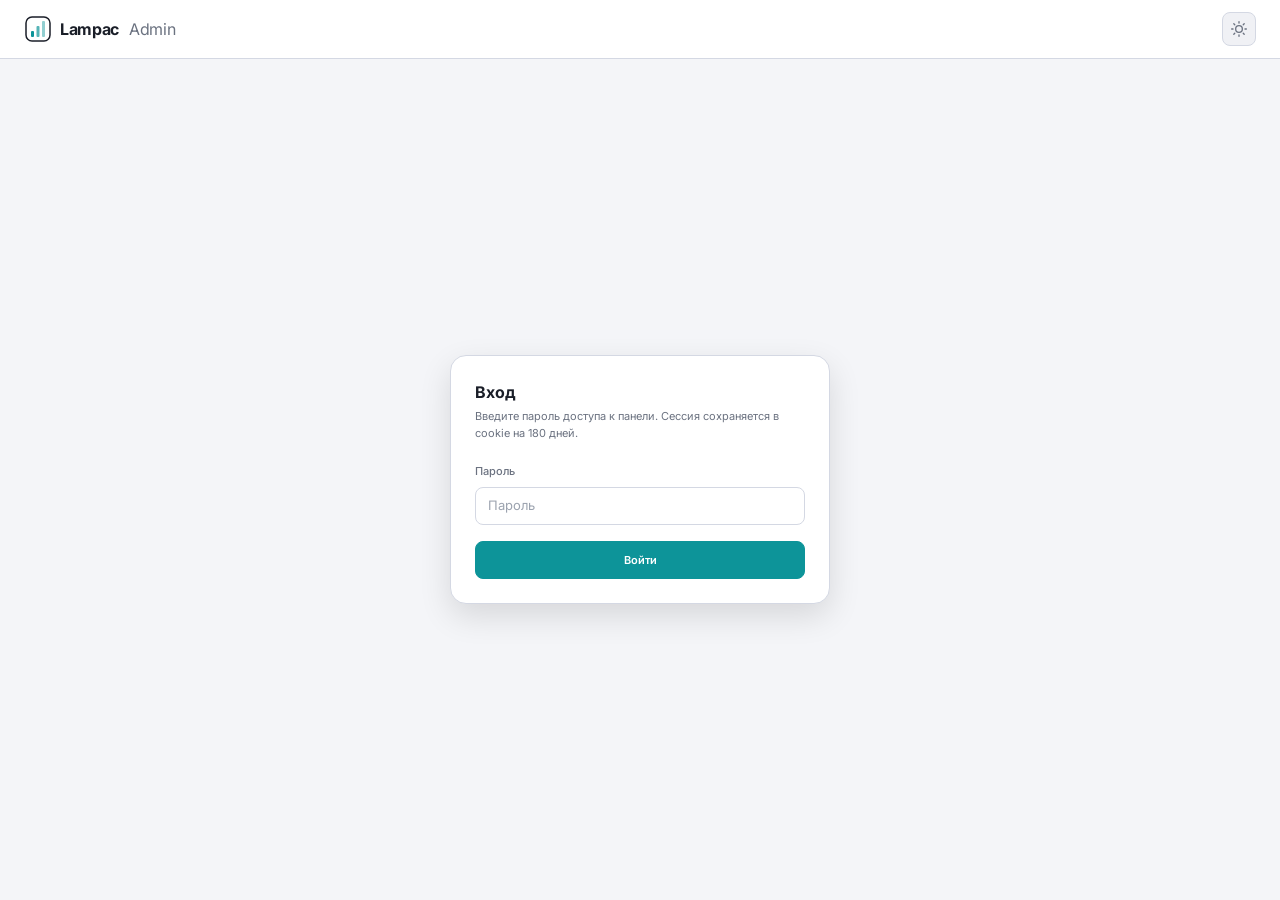
<file: lampac-nextgen/Modules/AdminPanel/auth.html>
﻿<!DOCTYPE html>
<html lang="ru" data-theme="dark">

<head>
  <meta charset="utf-8">
  <meta name="viewport" content="width=device-width, initial-scale=1, viewport-fit=cover">
  <meta name="theme-color" content="#0c0e12" id="metaTheme">
  <title>Вход — Lampac Admin</title>
  <link rel="preconnect" href="https://fonts.googleapis.com">
  <link rel="preconnect" href="https://fonts.gstatic.com" crossorigin>
  <link
    href="https://fonts.googleapis.com/css2?family=Inter:wght@400;500;600;700&family=JetBrains+Mono:wght@400;500&display=swap"
    rel="stylesheet">
  <script>
    (function () {
      try {
        var t = localStorage.getItem('lampac-theme');
        var dark = t === 'light' ? false : t === 'dark' ? true : window.matchMedia('(prefers-color-scheme: dark)').matches;
        document.documentElement.setAttribute('data-theme', dark ? 'dark' : 'light');
      } catch (e) { /* ignore */ }
    })();
  </script>
  <style>
    *,
    *::before,
    *::after {
      box-sizing: border-box;
      margin: 0;
      padding: 0;
    }

    :root {
      --font-body: 'Inter', system-ui, -apple-system, sans-serif;
      --font-mono: 'JetBrains Mono', ui-monospace, SFMono-Regular, Consolas, monospace;
      --text-xs: 0.6875rem;
      --text-sm: 0.8125rem;
      --text-base: 0.875rem;
      --text-lg: 1rem;
      --sp-1: 0.25rem;
      --sp-2: 0.5rem;
      --sp-3: 0.75rem;
      --sp-4: 1rem;
      --sp-5: 1.25rem;
      --sp-6: 1.5rem;
      --sp-8: 2rem;
      --r-sm: 6px;
      --r-md: 8px;
      --r-lg: 12px;
      --r-xl: 16px;
      --ease: cubic-bezier(0.16, 1, 0.3, 1);
      --dur: 180ms;
    }

    [data-theme="dark"] {
      --bg: #0c0e12;
      --surface: #13161d;
      --surface-2: #1a1e28;
      --surface-3: #222733;
      --border: #2a3040;
      --border-subtle: rgba(255, 255, 255, 0.06);
      --text: #e2e6ef;
      --text-muted: #7c849a;
      --text-faint: #4d5568;
      --accent: #3ec9d1;
      --accent-soft: #2ea8b0;
      --accent-dim: rgba(62, 201, 209, 0.12);
      --accent-hover: rgba(62, 201, 209, 0.22);
      --shadow-sm: 0 1px 2px rgba(0, 0, 0, 0.3);
      --shadow-md: 0 4px 16px rgba(0, 0, 0, 0.35);
      --shadow-lg: 0 12px 40px rgba(0, 0, 0, 0.45);
    }

    [data-theme="light"] {
      --bg: #f4f5f8;
      --surface: #ffffff;
      --surface-2: #f0f1f5;
      --surface-3: #e8eaf0;
      --border: #d4d8e3;
      --border-subtle: rgba(0, 0, 0, 0.06);
      --text: #1a1e28;
      --text-muted: #6b7280;
      --text-faint: #9ca3af;
      --accent: #0d9499;
      --accent-soft: #0b7d82;
      --accent-dim: rgba(13, 148, 153, 0.1);
      --accent-hover: rgba(13, 148, 153, 0.18);
      --shadow-sm: 0 1px 2px rgba(0, 0, 0, 0.06);
      --shadow-md: 0 4px 12px rgba(0, 0, 0, 0.08);
      --shadow-lg: 0 12px 32px rgba(0, 0, 0, 0.12);
    }

    html,
    body {
      min-height: 100%;
    }

    body {
      font-family: var(--font-body);
      font-size: var(--text-base);
      color: var(--text);
      background: var(--bg);
      line-height: 1.5;
      -webkit-font-smoothing: antialiased;
      -moz-osx-font-smoothing: grayscale;
    }

    .auth-app {
      display: flex;
      flex-direction: column;
      min-height: 100dvh;
    }

    .topbar {
      display: flex;
      align-items: center;
      gap: var(--sp-4);
      padding: var(--sp-3) var(--sp-6);
      min-height: 52px;
      background: var(--surface);
      border-bottom: 1px solid var(--border);
      flex-shrink: 0;
      flex-wrap: wrap;
    }

    .topbar-logo {
      display: flex;
      align-items: center;
      gap: var(--sp-2);
      font-weight: 700;
      font-size: var(--text-lg);
      letter-spacing: -0.02em;
      color: var(--text);
      flex-shrink: 0;
      white-space: nowrap;
    }

    .topbar-logo svg {
      flex-shrink: 0;
    }

    .topbar-logo span {
      font-weight: 400;
      color: var(--text-muted);
      margin-left: 2px;
    }

    .topbar-spacer {
      flex: 1;
      min-width: var(--sp-2);
    }

    .btn-icon {
      width: 34px;
      height: 34px;
      padding: 0;
      border: 1px solid var(--border);
      border-radius: var(--r-md);
      background: var(--surface-2);
      color: var(--text-muted);
      cursor: pointer;
      display: inline-flex;
      align-items: center;
      justify-content: center;
      transition: all var(--dur) var(--ease);
      flex-shrink: 0;
    }

    .btn-icon:hover {
      color: var(--text);
      background: var(--surface-3);
    }

    .btn-icon svg {
      width: 16px;
      height: 16px;
    }

    .auth-main {
      flex: 1;
      display: flex;
      align-items: center;
      justify-content: center;
      padding: var(--sp-6) var(--sp-4);
    }

    .auth-card {
      width: 100%;
      max-width: 380px;
      padding: var(--sp-6);
      background: var(--surface);
      border: 1px solid var(--border);
      border-radius: var(--r-xl);
      box-shadow: var(--shadow-lg);
      animation: authIn 280ms var(--ease);
    }

    @keyframes authIn {
      from {
        opacity: 0;
        transform: translateY(6px);
      }

      to {
        opacity: 1;
        transform: translateY(0);
      }
    }

    .auth-card h1 {
      font-size: var(--text-lg);
      font-weight: 700;
      letter-spacing: -0.01em;
      margin-bottom: var(--sp-1);
    }

    .auth-card .lead {
      font-size: var(--text-xs);
      color: var(--text-muted);
      margin-bottom: var(--sp-5);
      line-height: 1.6;
    }

    .auth-form {
      display: flex;
      flex-direction: column;
      gap: var(--sp-4);
    }

    .auth-field label {
      display: block;
      font-size: var(--text-xs);
      font-weight: 500;
      color: var(--text-muted);
      margin-bottom: var(--sp-2);
    }

    .auth-field input[type="password"] {
      font: inherit;
      font-size: var(--text-sm);
      width: 100%;
      padding: 8px 12px;
      border-radius: var(--r-md);
      border: 1px solid var(--border);
      background: var(--surface-2);
      color: var(--text);
      transition: border-color var(--dur) var(--ease), box-shadow var(--dur) var(--ease);
    }

    [data-theme="light"] .auth-field input[type="password"] {
      background: var(--surface);
    }

    .auth-field input[type="password"]:focus {
      outline: none;
      border-color: var(--accent);
      box-shadow: 0 0 0 3px var(--accent-dim);
    }

    .auth-field input::placeholder {
      color: var(--text-faint);
    }

    .btn {
      font: inherit;
      font-size: var(--text-xs);
      font-weight: 600;
      padding: 10px 16px;
      border-radius: var(--r-md);
      border: 1px solid var(--accent);
      cursor: pointer;
      transition: all var(--dur) var(--ease);
      display: inline-flex;
      align-items: center;
      justify-content: center;
      gap: var(--sp-2);
      width: 100%;
    }

    .btn-primary {
      background: var(--accent);
      color: #fff;
      border-color: var(--accent);
    }

    .btn-primary:hover {
      background: var(--accent-soft);
      border-color: var(--accent-soft);
      transform: translateY(-1px);
      box-shadow: var(--shadow-sm);
    }

    .btn-primary:active {
      transform: translateY(0);
    }

    @media (max-width: 480px) {
      .topbar-logo span {
        display: none;
      }
    }
  </style>
  <script>
    (function () {
      var dark = document.documentElement.getAttribute('data-theme') === 'dark';
      var m = document.getElementById('metaTheme');
      if (m) m.setAttribute('content', dark ? '#0c0e12' : '#f4f5f8');
    })();
  </script>
</head>

<body>
  <div class="auth-app">
    <header class="topbar">
      <div class="topbar-logo">
        <svg width="28" height="28" viewBox="0 0 28 28" fill="none" aria-hidden="true">
          <rect x="2" y="2" width="24" height="24" rx="6" stroke="currentColor" stroke-width="1.5" fill="none" />
          <rect x="7" y="16" width="3" height="6" rx="1" fill="var(--accent)" />
          <rect x="12.5" y="11" width="3" height="11" rx="1" fill="var(--accent)" opacity="0.7" />
          <rect x="18" y="6" width="3" height="16" rx="1" fill="var(--accent)" opacity="0.45" />
        </svg>
        Lampac <span>Admin</span>
      </div>
      <div class="topbar-spacer"></div>
      <button type="button" class="btn-icon" id="themeBtn" title="Сменить тему (Alt+T)" aria-label="Сменить тему">
        <svg id="themeIcon" viewBox="0 0 24 24" fill="none" stroke="currentColor" stroke-width="2"
          stroke-linecap="round">
          <path d="M21 12.79A9 9 0 1 1 11.21 3 7 7 0 0 0 21 12.79z" />
        </svg>
      </button>
    </header>

    <main class="auth-main">
      <div class="auth-card">
        <h1>Вход</h1>
        <p class="lead">Введите пароль доступа к панели. Сессия сохраняется в cookie на 180 дней.</p>
        <form class="auth-form" id="loginForm">
          <div class="auth-field">
            <label for="password">Пароль</label>
            <input type="password" id="password" name="password" placeholder="Пароль" required autocomplete="current-password" />
          </div>
          <button type="submit" class="btn btn-primary">Войти</button>
        </form>
      </div>
    </main>
  </div>

  <script>
    (function () {
      var LAMPAC_THEME_STORAGE_KEY = 'lampac-theme';

      function $(sel) { return document.querySelector(sel); }

      function setTheme(dark) {
        document.documentElement.setAttribute('data-theme', dark ? 'dark' : 'light');
        var meta = $('#metaTheme');
        if (meta) meta.setAttribute('content', dark ? '#0c0e12' : '#f4f5f8');
        try { localStorage.setItem(LAMPAC_THEME_STORAGE_KEY, dark ? 'dark' : 'light'); } catch (e) { }
        syncThemeIcon();
      }

      function syncThemeIcon() {
        var d = document.documentElement.getAttribute('data-theme') === 'dark';
        var icon = $('#themeIcon');
        if (!icon) return;
        if (d) {
          icon.innerHTML = '<path d="M21 12.79A9 9 0 1 1 11.21 3 7 7 0 0 0 21 12.79z"/>';
        } else {
          icon.innerHTML = '<circle cx="12" cy="12" r="5"/><line x1="12" y1="1" x2="12" y2="3"/><line x1="12" y1="21" x2="12" y2="23"/><line x1="4.22" y1="4.22" x2="5.64" y2="5.64"/><line x1="18.36" y1="18.36" x2="19.78" y2="19.78"/><line x1="1" y1="12" x2="3" y2="12"/><line x1="21" y1="12" x2="23" y2="12"/><line x1="4.22" y1="19.78" x2="5.64" y2="18.36"/><line x1="18.36" y1="5.64" x2="19.78" y2="4.22"/>';
        }
      }

      syncThemeIcon();

      $('#themeBtn').addEventListener('click', function () {
        var d = document.documentElement.getAttribute('data-theme') === 'dark';
        setTheme(!d);
      });

      document.addEventListener('keydown', function (e) {
        if (e.altKey && (e.key === 't' || e.key === 'T')) {
          e.preventDefault();
          var d = document.documentElement.getAttribute('data-theme') === 'dark';
          setTheme(!d);
        }
      });

      $('#loginForm').addEventListener('submit', function (e) {
        e.preventDefault();
        var password = $('#password').value;
        var maxAge = 60 * 60 * 24 * 180;
        document.cookie = 'accspasswd=' + encodeURIComponent(password) +
          '; max-age=' + maxAge +
          '; path=/';
        window.location.href = '/adminpanel';
      });
    })();
  </script>
</body>

</html>
</file>
